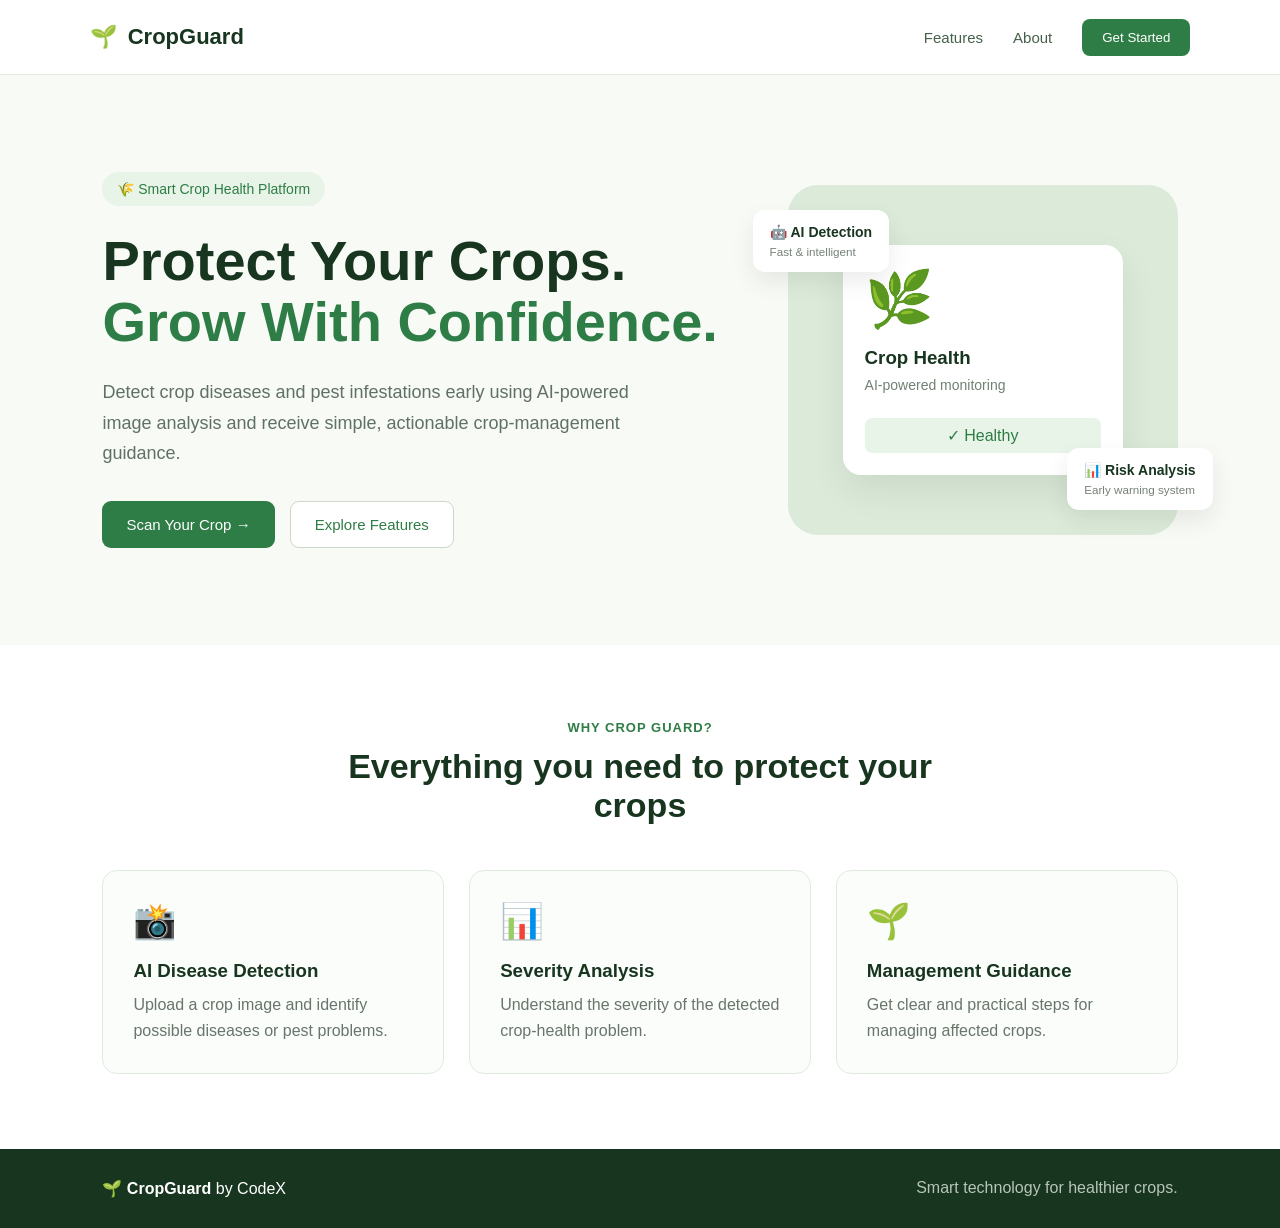
<file: index.html>
<!DOCTYPE html>
<html lang="en">
<head>
    <meta charset="UTF-8">
    <meta name="viewport" content="width=device-width, initial-scale=1.0">
    <title>CodeX | CropGuard</title>

    <link rel="stylesheet" href="style.css">
</head>

<body>

    <nav class="navbar">
        <div class="logo">
            🌱 <span>CropGuard</span>
        </div>

        <div class="nav-links">
            <a href="#features">Features</a>
            <a href="#about">About</a>
            <button class="nav-btn" onclick="openDashboard()">
                Get Started
            </button>
        </div>
    </nav>


    <main class="hero">

        <div class="hero-content">

            <div class="badge">
                🌾 Smart Crop Health Platform
            </div>

            <h1>
                Protect Your Crops.<br>
                <span>Grow With Confidence.</span>
            </h1>

            <p>
                Detect crop diseases and pest infestations early
                using AI-powered image analysis and receive
                simple, actionable crop-management guidance.
            </p>

            <div class="hero-buttons">
                <button class="primary-btn" onclick="openDashboard()">
                    Scan Your Crop →
                </button>

                <button class="secondary-btn" onclick="scrollToFeatures()">
                    Explore Features
                </button>
            </div>

        </div>


        <div class="hero-visual">

            <div class="crop-card">

                <div class="crop-icon">
                    🌿
                </div>

                <div>
                    <h3>Crop Health</h3>
                    <p>AI-powered monitoring</p>
                </div>

                <div class="status">
                    ✓ Healthy
                </div>

            </div>

            <div class="floating-card card-one">
                🤖 <strong>AI Detection</strong>
                <small>Fast & intelligent</small>
            </div>

            <div class="floating-card card-two">
                📊 <strong>Risk Analysis</strong>
                <small>Early warning system</small>
            </div>

        </div>

    </main>


    <section id="features" class="features">

        <div class="section-title">
            <p>WHY CROP GUARD?</p>
            <h2>Everything you need to protect your crops</h2>
        </div>

        <div class="feature-grid">

            <div class="feature-card">
                <div class="feature-icon">📸</div>
                <h3>AI Disease Detection</h3>
                <p>
                    Upload a crop image and identify
                    possible diseases or pest problems.
                </p>
            </div>

            <div class="feature-card">
                <div class="feature-icon">📊</div>
                <h3>Severity Analysis</h3>
                <p>
                    Understand the severity of the detected
                    crop-health problem.
                </p>
            </div>

            <div class="feature-card">
                <div class="feature-icon">🌱</div>
                <h3>Management Guidance</h3>
                <p>
                    Get clear and practical steps for
                    managing affected crops.
                </p>
            </div>

        </div>

    </section>


    <footer>
        <div>
            🌱 <strong>CropGuard</strong> by CodeX
        </div>

        <p>Smart technology for healthier crops.</p>
    </footer>


    <script src="script.js"></script>

</body>
</html>
</file>
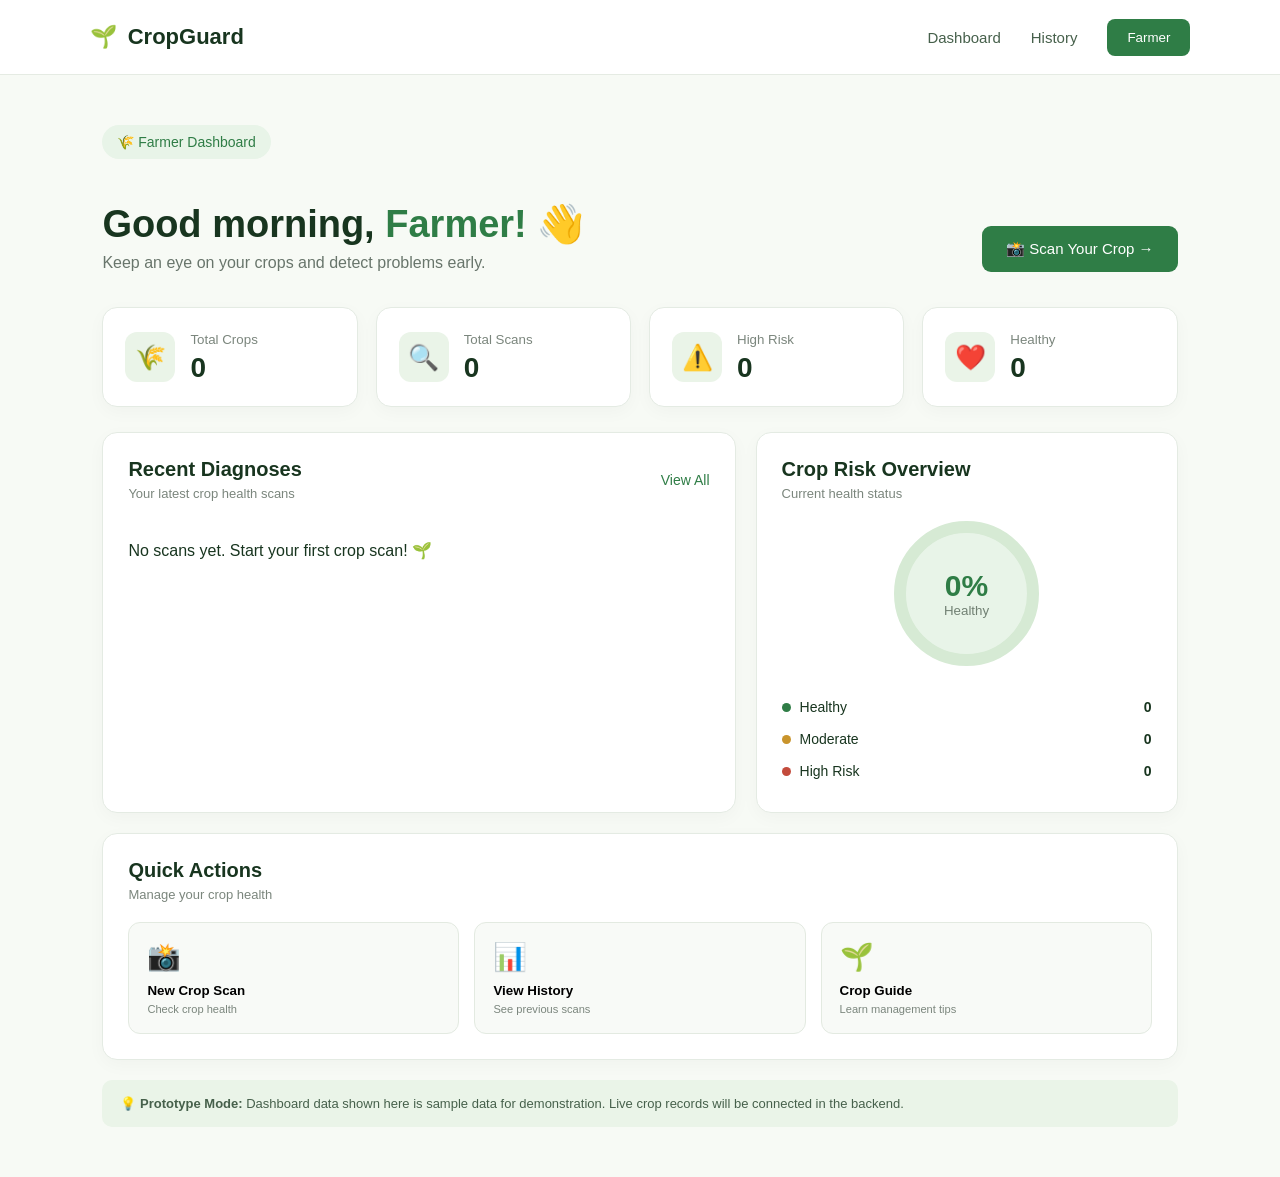
<file: dashboard.html>
<!DOCTYPE html>
<html lang="en">

<head>
    <meta charset="UTF-8">
    <meta name="viewport" content="width=device-width, initial-scale=1.0">

    <title>CropGuard | Dashboard</title>

    <link rel="stylesheet" href="style.css">
</head>

<body>

    <!-- NAVBAR -->

    <nav class="navbar">

        <div class="logo">
            🌱 <span>CropGuard</span>
        </div>

        <div class="nav-links">

            <a href="dashboard.html">Dashboard</a>
            <a href="history.html">History</a>

            <button class="nav-btn">
                Farmer
            </button>

        </div>

    </nav>


    <!-- DASHBOARD -->

    <main class="dashboard-page">

        <div class="dashboard-header">

            <div>
                <div class="badge">
                    🌾 Farmer Dashboard
                </div>

                <h1>
                    Good morning, <span>Farmer!</span> 👋
                </h1>

                <p>
                    Keep an eye on your crops and detect problems early.
                </p>
            </div>

            <button
                class="primary-btn dashboard-scan-btn"
                onclick="window.location.href='scan.html'">

                📸 Scan Your Crop →

            </button>

        </div>


        <!-- STAT CARDS -->

        <div class="stats-grid">

            <div class="stat-card">

                <div class="stat-icon">
                    🌾
                </div>

                <div>
                    <small>Total Crops</small>
                    <h2 id="totalCrops">0</h2>
                </div>

            </div>


            <div class="stat-card">

                <div class="stat-icon">
                    🔍
                </div>

                <div>
                    <small>Total Scans</small>
                    <h2 id="totalScans">0</h2>
                </div>

            </div>


            <div class="stat-card">

                <div class="stat-icon">
                    ⚠️
                </div>

                <div>
                    <small>High Risk</small>
                    <h2 id="highRisk">0</h2>
                </div>

            </div>


            <div class="stat-card">

                <div class="stat-icon">
                    ❤️
                </div>

                <div>
                    <small>Healthy</small>
                    <h2 id="healthyCount">0</h2>
                </div>

            </div>

        </div>


        <!-- MAIN DASHBOARD GRID -->

        <div class="dashboard-grid">


            <!-- RECENT DIAGNOSES -->

            <section class="dashboard-card" id="recent">

            <div class="card-heading">

                <div>
                    <h2>Recent Diagnoses</h2>
                    <p>Your latest crop health scans</p>
                </div>

                <a href="history.html">
                    View All
                </a>

                </div>

            <div id="recentDiagnoses">

            <!-- Recent scans will appear here -->

            </div>

            </section>


            <!-- RISK CARD -->

            <section class="dashboard-card risk-card">

                <div class="card-heading">

                    <div>
                        <h2>Crop Risk Overview</h2>
                        <p>Current health status</p>
                    </div>

                </div>


                <div class="risk-score">

                    <div class="risk-circle">
                        <strong id="healthyPercentage">0%</strong>
                        <small>Healthy</small>
                    </div>

                </div>


                <div class="risk-legend">

                    <div>
                        <span class="dot healthy-dot"></span>
                        Healthy
                        <strong id="riskHealthy">0</strong>
                    </div>

                    <div>
                        <span class="dot moderate-dot"></span>
                        Moderate
                        <strong id="riskModerate">0</strong>
                    </div>

                    <div>
                        <span class="dot high-dot"></span>
                        High Risk
                        <strong id="riskHigh">0</strong>
                    </div>

                </div>

            </section>

        </div>


        <!-- QUICK ACTIONS -->

        <section class="dashboard-card quick-actions">

            <div class="card-heading">

                <div>
                    <h2>Quick Actions</h2>
                    <p>Manage your crop health</p>
                </div>

            </div>


            <div class="quick-grid">

                <button
                    onclick="window.location.href='scan.html'">

                    <span>📸</span>

                    <strong>New Crop Scan</strong>

                    <small>Check crop health</small>

                </button>


                <button onclick="window.location.href='history.html'">

                    <span>📊</span>

                    <strong>View History</strong>

                    <small>See previous scans</small>

                </button>


                <button>

                    <span>🌱</span>

                    <strong>Crop Guide</strong>

                    <small>Learn management tips</small>

                </button>

            </div>

        </section>


        <!-- DEMO NOTICE -->

        <div class="dashboard-notice">

            💡 <strong>Prototype Mode:</strong>
            Dashboard data shown here is sample data for demonstration.
            Live crop records will be connected in the backend.

        </div>

    </main>
    <script src="script.js"></script>

</body>

</html>
</file>
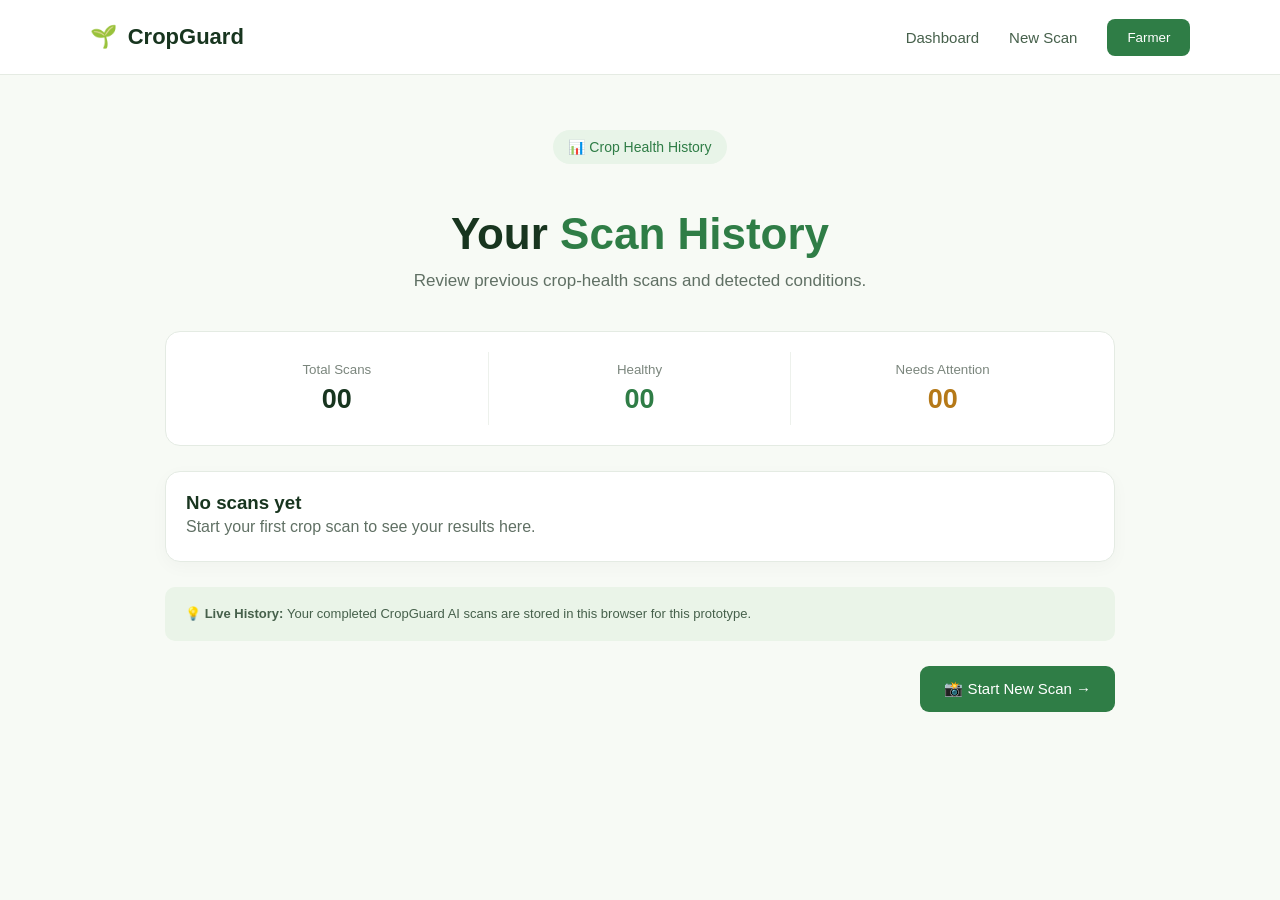
<file: history.html>
<!DOCTYPE html>
<html lang="en">

<head>

    <meta charset="UTF-8">

    <meta
        name="viewport"
        content="width=device-width, initial-scale=1.0"
    >

    <title>CropGuard | History</title>

    <link
        rel="stylesheet"
        href="style.css"
    >

</head>


<body>


    <!-- =====================================================
         NAVBAR
    ====================================================== -->

    <nav class="navbar">

        <div class="logo">

            🌱

            <span>
                CropGuard
            </span>

        </div>


        <div class="nav-links">

            <a href="dashboard.html">
                Dashboard
            </a>

            <a href="scan.html">
                New Scan
            </a>

            <button class="nav-btn">
                Farmer
            </button>

        </div>

    </nav>



    <!-- =====================================================
         HISTORY PAGE
    ====================================================== -->

    <main class="history-page">


        <!-- HEADER -->

        <div class="history-header">

            <div class="badge">
                📊 Crop Health History
            </div>


            <h1>

                Your

                <span>
                    Scan History
                </span>

            </h1>


            <p>

                Review previous crop-health scans
                and detected conditions.

            </p>

        </div>



        <!-- =================================================
             SUMMARY
        ================================================== -->

        <div class="history-summary">


            <div>

                <small>
                    Total Scans
                </small>

                <strong id="totalScans">
                    00
                </strong>

            </div>


            <div>

                <small>
                    Healthy
                </small>

                <strong
                    class="history-green"
                    id="healthyScans"
                >
                    00
                </strong>

            </div>


            <div>

                <small>
                    Needs Attention
                </small>

                <strong
                    class="history-orange"
                    id="attentionScans"
                >
                    00
                </strong>

            </div>


        </div>



        <!-- =================================================
             HISTORY LIST
        ================================================== -->

        <section
            class="history-list"
            id="historyList"
        >

        </section>



        <!-- =================================================
             NOTICE
        ================================================== -->

        <div class="history-notice">

            💡

            <strong>
                Live History:
            </strong>

            Your completed CropGuard AI scans
            are stored in this browser
            for this prototype.

        </div>



        <!-- =================================================
             NEW SCAN
        ================================================== -->

        <div class="history-action">

            <button
                class="primary-btn"
                onclick="
                    window.location.href='scan.html'
                "
            >

                📸 Start New Scan →

            </button>

        </div>


    </main>



    <!-- =====================================================
         HISTORY JAVASCRIPT
    ====================================================== -->

    <script>


        // =====================================================
        // INDEXED DB
        // =====================================================

        const DB_NAME =
            "CropGuardDB";


        const DB_VERSION =
            2;


        const IMAGE_STORE =
            "scanImages";


        // =====================================================
        // OPEN DATABASE
        // =====================================================

        function openDatabase() {

            return new Promise(
                function(resolve, reject) {

                    const request =
                        indexedDB.open(
                            DB_NAME,
                            DB_VERSION
                        );


                    request.onupgradeneeded =
                        function(event) {

                            const db =
                                event.target.result;


                            if (
                                !db.objectStoreNames.contains(
                                    IMAGE_STORE
                                )
                            ) {

                                db.createObjectStore(
                                    IMAGE_STORE,
                                    {
                                        keyPath: "id"
                                    }
                                );

                            }

                        };


                    request.onsuccess =
                        function() {

                            resolve(
                                request.result
                            );

                        };


                    request.onerror =
                        function() {

                            reject(
                                request.error
                            );

                        };

                }
            );

        }



        // =====================================================
        // GET IMAGE FOR EXACT SCAN
        // =====================================================

        async function getScanImage(
            scanId
        ) {

            try {

                const db =
                    await openDatabase();


                return new Promise(
                    function(resolve, reject) {

                        const transaction =
                            db.transaction(
                                IMAGE_STORE,
                                "readonly"
                            );


                        const store =
                            transaction.objectStore(
                                IMAGE_STORE
                            );


                        const request =
                            store.get(
                                String(scanId)
                            );


                        request.onsuccess =
                            function() {

                                if (
                                    request.result
                                ) {

                                    resolve(
                                        request.result.image
                                    );

                                } else {

                                    resolve(
                                        null
                                    );

                                }

                            };


                        request.onerror =
                            function() {

                                reject(
                                    request.error
                                );

                            };

                    }
                );

            } catch (error) {

                console.error(
                    "Image database error:",
                    error
                );

                return null;
            }

        }



        // =====================================================
        // GET HISTORY
        // =====================================================

        let history = [];


        try {

            history =
                JSON.parse(
                    localStorage.getItem(
                        "scanHistory"
                    )
                ) || [];

        } catch (error) {

            console.error(
                "Could not read scan history:",
                error
            );

            history = [];

        }


        if (
            !Array.isArray(history)
        ) {

            history = [];

        }



        // =====================================================
        // SUMMARY
        // =====================================================

        const totalScans =
            history.length;


        const healthyScans =
            history.filter(
                function(item) {

                    const disease =
                        String(
                            item.disease ||
                            ""
                        ).toLowerCase();


                    const risk =
                        String(
                            item.risk ||
                            ""
                        ).toLowerCase();


                    const status =
                        String(
                            item.status ||
                            ""
                        ).toLowerCase();


                    return (

                        disease ===
                        "no disease detected"

                        ||

                        risk ===
                        "healthy"

                        ||

                        status ===
                        "healthy"

                    );

                }
            ).length;


        const attentionScans =
            totalScans -
            healthyScans;



        document.getElementById(
            "totalScans"
        ).textContent =
            String(
                totalScans
            ).padStart(
                2,
                "0"
            );


        document.getElementById(
            "healthyScans"
        ).textContent =
            String(
                healthyScans
            ).padStart(
                2,
                "0"
            );


        document.getElementById(
            "attentionScans"
        ).textContent =
            String(
                attentionScans
            ).padStart(
                2,
                "0"
            );



        // =====================================================
        // HISTORY LIST
        // =====================================================

        const historyList =
            document.getElementById(
                "historyList"
            );



        // =====================================================
        // NO HISTORY
        // =====================================================

        if (
            history.length === 0
        ) {

            historyList.innerHTML = `

                <div class="history-card">

                    <div class="history-info">

                        <h3>
                            No scans yet
                        </h3>

                        <p>
                            Start your first crop scan
                            to see your results here.
                        </p>

                    </div>

                </div>

            `;

        }



        // =====================================================
        // CROP ICON
        // =====================================================

        function getCropIcon(
            crop
        ) {

            const name =
                String(
                    crop || ""
                ).toLowerCase();


            if (
                name.includes("corn") ||
                name.includes("maize")
            ) {

                return "🌽";

            }


            if (
                name.includes("tomato")
            ) {

                return "🍅";

            }


            if (
                name.includes("rice")
            ) {

                return "🌾";

            }


            if (
                name.includes("potato")
            ) {

                return "🥔";

            }


            if (
                name.includes("peach")
            ) {

                return "🍑";

            }


            if (
                name.includes("apple")
            ) {

                return "🍎";

            }


            if (
                name.includes("grape")
            ) {

                return "🍇";

            }


            if (
                name.includes("strawberry")
            ) {

                return "🍓";

            }


            return "🌱";

        }



        // =====================================================
        // DISPLAY HISTORY
        // =====================================================

        history
            .slice()
            .reverse()
            .forEach(
                function(item) {

                    const card =
                        document.createElement(
                            "div"
                        );


                    card.className =
                        "history-card";


                    const cropName =
                        item.crop ||
                        "Unknown Crop";


                    let diseaseName =
                        item.disease ||
                        "Unknown";


                    diseaseName =
                        diseaseName
                            .replace(
                                "Corn (Maize) with ",
                                ""
                            )
                            .replace(
                                "Healthy Corn (Maize) Plant",
                                "Healthy"
                            );


                    let resultClass =
                        "moderate-result";


                    let riskIcon =
                        "⚠️";


                    let riskText =
                        item.risk ||
                        "Unknown";


                    const riskLower =
                        String(
                            riskText
                        ).toLowerCase();


                    const diseaseLower =
                        String(
                            diseaseName
                        ).toLowerCase();


                    if (

                        diseaseLower ===
                        "no disease detected"

                        ||

                        riskLower ===
                        "healthy"

                    ) {

                        resultClass =
                            "healthy-result";


                        riskIcon =
                            "✓";


                        riskText =
                            "Healthy";

                    }


                    else if (
                        riskLower.includes(
                            "high"
                        )
                    ) {

                        resultClass =
                            "high-result";


                        riskIcon =
                            "🔴";


                        riskText =
                            "High Risk";

                    }


                    else if (
                        riskLower.includes(
                            "unknown"
                        )
                    ) {

                        resultClass =
                            "moderate-result";


                        riskIcon =
                            "⚠️";

                    }



                    const cropIcon =
                        item.cropIcon ||
                        getCropIcon(
                            item.crop
                        );



                    card.innerHTML = `

                        <div class="history-crop">

                            ${cropIcon}

                        </div>


                        <div class="history-info">

                            <h3>
                                ${cropName}
                            </h3>


                            <p>
                                ${diseaseName}
                            </p>


                            <small>

                                Scanned:
                                ${
                                    item.date ||
                                    "Unknown date"
                                }

                            </small>

                        </div>


                        <div
                            class="
                                history-result
                                ${resultClass}
                            "
                        >

                            <span>
                                ${riskIcon}
                            </span>


                            <strong>
                                ${riskText}
                            </strong>

                        </div>


                        <button
                            class="history-view-btn"
                            data-scan-id="${item.id}"
                        >

                            View Details →

                        </button>

                    `;


                    historyList.appendChild(
                        card
                    );


                    // =================================================
                    // VIEW BUTTON
                    // =================================================

                    const button =
                        card.querySelector(
                            ".history-view-btn"
                        );


                    button.addEventListener(
                        "click",
                        function() {

                            viewScan(
                                item.id
                            );

                        }
                    );

                }
            );



        // =====================================================
        // VIEW SCAN
        // =====================================================

        async function viewScan(id) {

            console.log("Opening scan:", id);

            // =================================================
            // FIND EXACT SCAN
            // =================================================

            const scan =
                history.find(
                    function(item) {
                        return String(item.id) === String(id);
                    }
                );

            if (!scan) {
                alert("Scan details not found.");
                return;
            }

            console.log("Selected scan:", scan);

            // =================================================
            // GET THIS SCAN'S IMAGE
            // =================================================

            let image = null;

            // NEW SCANS:
            // The image is stored in IndexedDB using imageKey.
            if (scan.imageKey) {

                console.log(
                    "Trying IndexedDB imageKey:",
                    scan.imageKey
                );

                image = await getScanImage(
                    scan.imageKey
                );
            }

            // FALLBACK:
            // Try the scan id as the IndexedDB key too.
            if (!image && scan.id) {

                console.log(
                    "Trying IndexedDB using scan.id:",
                    scan.id
                );

                image = await getScanImage(
                    scan.id
                );
            }

            // OLD HISTORY:
            // If an older record contains a real data URL,
            // use it directly.
            if (
                !image &&
                typeof scan.image === "string" &&
                scan.image.startsWith("data:image")
            ) {

                console.log(
                    "Using image stored directly in old history."
                );

                image = scan.image;
            }

            // =================================================
            // SAVE SELECTED RESULT
            // =================================================

            const selectedResult = {

                success: true,

                status:
                    scan.status ||
                    (
                        scan.risk === "Unknown"
                            ? "uncertain"
                            : "success"
                    ),

                crop:
                    scan.crop ||
                    "Unable to identify",

                disease:
                    scan.disease ||
                    "Uncertain result",

                confidence:
                    Number(scan.confidence || 0),

                severity:
                    scan.severity ||
                    "Unknown",

                risk:
                    scan.risk ||
                    "Unknown"
            };

            localStorage.setItem(
                "analysisResult",
                JSON.stringify(selectedResult)
            );

            // =================================================
            // SAVE THIS SCAN'S IMAGE
            // =================================================

            if (image) {

                localStorage.setItem(
                    "cropImage",
                    image
                );

                console.log(
                    "✅ Correct scan image loaded."
                );

            } else {

                // Prevent an image from a previous scan
                // appearing on this result page.

                localStorage.removeItem(
                    "cropImage"
                );

                console.warn(
                    "❌ No image found for scan:",
                    id
                );
            }

            // Keep the selected ID as an extra reference.
            localStorage.setItem(
                "selectedScanId",
                String(
                    scan.imageKey || scan.id
                )
            );

            // =================================================
            // OPEN RESULT PAGE
            // =================================================

            window.location.href =
                "result.html";
        }


    </script>


</body>

</html>
</file>
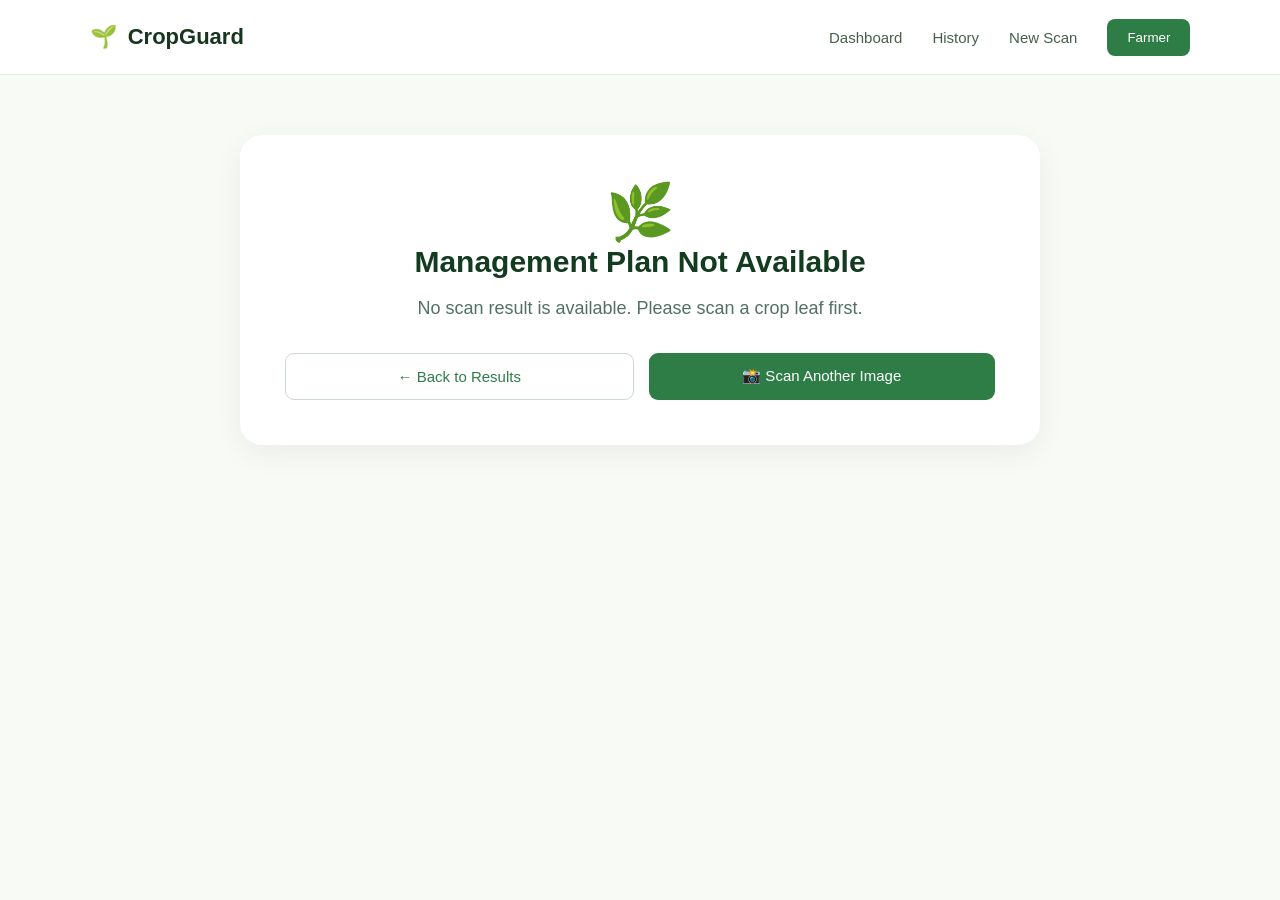
<file: management.html>
<!DOCTYPE html>
<html lang="en">

<head>
    <meta charset="UTF-8">
    <meta name="viewport" content="width=device-width, initial-scale=1.0">

    <title>CropGuard | Management Plan</title>

    <link rel="stylesheet" href="style.css">

    <style>
        .hidden {
            display: none !important;
        }

        .not-available {
            max-width: 800px;
            margin: 60px auto;
            background: white;
            padding: 45px;
            border-radius: 22px;
            text-align: center;
            box-shadow: 0 8px 30px rgba(0, 0, 0, 0.06);
        }

        .not-available h2 {
            color: #123b20;
            font-size: 30px;
            margin-bottom: 15px;
        }

        .not-available p {
            color: #527064;
            font-size: 18px;
            line-height: 1.6;
        }

        .management-actions {
            display: flex;
            gap: 15px;
            margin-top: 30px;
        }

        .management-actions button {
            flex: 1;
        }

        @media (max-width: 700px) {
            .management-actions {
                flex-direction: column;
            }
        }
    </style>
</head>


<body>

    <!-- =====================================================
         NAVBAR
    ====================================================== -->

    <nav class="navbar">

        <div class="logo">
            🌱 <span>CropGuard</span>
        </div>

        <div class="nav-links">

            <a href="dashboard.html">
                Dashboard
            </a>

            <a href="history.html">
                History
            </a>

            <a href="scan.html">
                New Scan
            </a>

            <button class="nav-btn">
                Farmer
            </button>

        </div>

    </nav>


    <!-- =====================================================
         MANAGEMENT PAGE
    ====================================================== -->

    <main class="management-page" id="managementPage">

        <!-- HEADER -->

        <div class="management-header">

            <div class="badge">
                🌱 Management Guidance
            </div>

            <h1>
                Your Crop <span>Management Plan</span>
            </h1>

            <p>
                Recommended actions based on the detected
                crop-health condition.
            </p>

        </div>


        <!-- =================================================
             DISEASE SUMMARY
        ================================================== -->

        <div class="disease-summary">

            <div>

                <small>
                    Detected Condition
                </small>

                <h2 id="diseaseName">
                    Loading...
                </h2>

            </div>


            <div class="severity-summary">

                <span>
                    Severity
                </span>

                <strong id="severity">
                    Loading...
                </strong>

            </div>

        </div>


        <!-- =================================================
             MANAGEMENT CARDS
        ================================================== -->

        <div class="management-grid" id="managementCards">

            <!-- IMMEDIATE ACTIONS -->

            <div class="management-card">

                <div class="management-icon">
                    🚨
                </div>

                <h3>
                    Immediate Actions
                </h3>

                <ul id="immediateActions"></ul>

            </div>


            <!-- CROP MANAGEMENT -->

            <div class="management-card">

                <div class="management-icon">
                    🌱
                </div>

                <h3>
                    Crop Management
                </h3>

                <ul id="cropManagement"></ul>

            </div>


            <!-- MONITORING -->

            <div class="management-card">

                <div class="management-icon">
                    👀
                </div>

                <h3>
                    Monitoring
                </h3>

                <ul id="monitoring"></ul>

            </div>


            <!-- PREVENTION -->

            <div class="management-card">

                <div class="management-icon">
                    🛡️
                </div>

                <h3>
                    Prevention
                </h3>

                <ul id="prevention"></ul>

            </div>

        </div>


        <!-- =================================================
             SAFETY NOTICE
        ================================================== -->

        <div class="management-notice">

            💡

            <strong>
                Farmer Safety Notice:
            </strong>

            These recommendations are general guidance.
            For severe or uncertain cases, consult a qualified
            agricultural expert before taking treatment decisions.

        </div>


        <!-- =================================================
             ACTION BUTTONS
        ================================================== -->

        <div class="management-actions">

            <button
                class="secondary-btn"
                onclick="window.location.href='result.html'">

                ← Back to Results

            </button>


            <button
                class="primary-btn"
                onclick="window.location.href='scan.html'">

                📸 Start New Scan →

            </button>

        </div>

    </main>


    <!-- =====================================================
         NOT AVAILABLE MESSAGE
    ====================================================== -->

    <div
        class="not-available hidden"
        id="notAvailable">

        <div style="font-size: 55px;">
            🌿
        </div>

        <h2>
            Management Plan Not Available
        </h2>

        <p id="notAvailableMessage">
            CropGuard could not confirm that the uploaded
            image is a crop leaf. Management recommendations
            are therefore not shown.
        </p>

        <div class="management-actions">

            <button
                class="secondary-btn"
                onclick="window.location.href='result.html'">

                ← Back to Results

            </button>

            <button
                class="primary-btn"
                onclick="window.location.href='scan.html'">

                📸 Scan Another Image

            </button>

        </div>

    </div>


    <!-- =====================================================
         MANAGEMENT LOGIC
    ====================================================== -->

    <script>

        // =================================================
        // GET SAVED RESULT
        // =================================================

        const savedResult =
            localStorage.getItem("analysisResult");


        // =================================================
        // ELEMENTS
        // =================================================

        const managementPage =
            document.getElementById("managementPage");

        const notAvailable =
            document.getElementById("notAvailable");

        const managementCards =
            document.getElementById("managementCards");


        // =================================================
        // MANAGEMENT PLANS
        // =================================================

        const managementPlans = {

            "Common Rust": {

                immediate: [
                    "Inspect affected leaves carefully.",
                    "Remove severely affected leaves when practical.",
                    "Keep heavily infected plant material away from healthy plants."
                ],

                management: [
                    "Maintain good field hygiene.",
                    "Avoid unnecessary plant stress.",
                    "Follow suitable crop-management practices."
                ],

                monitoring: [
                    "Check leaves regularly for new rust spots.",
                    "Watch whether lesions are increasing.",
                    "Monitor nearby plants for similar symptoms."
                ],

                prevention: [
                    "Remove crop debris appropriately.",
                    "Maintain good field conditions.",
                    "Use suitable resistant varieties when available."
                ]

            },


            "Northern Leaf Blight": {

                immediate: [
                    "Inspect affected leaves.",
                    "Remove severely affected plant material when practical.",
                    "Keep infected material away from healthy plants."
                ],

                management: [
                    "Maintain proper field hygiene.",
                    "Avoid unnecessary plant injury.",
                    "Follow recommended crop-management practices."
                ],

                monitoring: [
                    "Check nearby plants regularly.",
                    "Watch for enlargement of leaf lesions.",
                    "Monitor whether the disease is spreading."
                ],

                prevention: [
                    "Remove crop debris appropriately.",
                    "Maintain healthy field conditions.",
                    "Use suitable disease-resistant varieties when available."
                ]

            },


            "Cercospora and Gray Leaf Spot": {

                immediate: [
                    "Inspect affected leaves.",
                    "Remove severely affected plant material when practical.",
                    "Keep infected material away from healthy plants."
                ],

                management: [
                    "Maintain good field hygiene.",
                    "Avoid unnecessary crop stress.",
                    "Follow recommended crop-management practices."
                ],

                monitoring: [
                    "Recheck affected plants regularly.",
                    "Watch for new leaf spots.",
                    "Monitor nearby plants for similar symptoms."
                ],

                prevention: [
                    "Manage crop residue appropriately.",
                    "Maintain healthy field conditions.",
                    "Use suitable resistant varieties when available."
                ]

            },


            "Healthy": {

                immediate: [
                    "No disease-specific treatment is required.",
                    "Continue normal care for the detected crop.",
                    "Avoid removing healthy plant parts unnecessarily."
                ],

                management: [
                    "Provide appropriate water and nutrients.",
                    "Maintain healthy growing conditions.",
                    "Follow recommended cultivation practices."
                ],

                monitoring: [
                    "Continue checking the leaves regularly.",
                    "Watch for unusual spots or discoloration.",
                    "Monitor overall crop growth."
                ],

                prevention: [
                    "Maintain good field hygiene.",
                    "Remove unhealthy plant debris appropriately.",
                    "Continue regular crop monitoring."
                ]

            }

        };


        // =================================================
        // DEFAULT DISPLAY
        // =================================================

        function showManagementUnavailable(message) {

            managementPage.classList.add("hidden");

            notAvailable.classList.remove("hidden");

            document.getElementById(
                "notAvailableMessage"
            ).textContent = message;

        }


        // =================================================
        // FILL LIST
        // =================================================

        function fillList(elementId, items) {

            const list =
                document.getElementById(elementId);

            list.innerHTML = "";

            items.forEach(function (item) {

                const li =
                    document.createElement("li");

                li.textContent = item;

                list.appendChild(li);

            });

        }


        // =================================================
        // LOAD RESULT
        // =================================================

        if (!savedResult) {

            showManagementUnavailable(
                "No scan result is available. Please scan a crop leaf first."
            );

        }

        else {

            try {

                const data =
                    JSON.parse(savedResult);


                // =================================================
                // IMPORTANT:
                // ONLY SHOW MANAGEMENT WHEN BACKEND CONFIRMS LEAF
                // =================================================

                if (data.is_leaf !== true) {

                    showManagementUnavailable(
                        "CropGuard could not confirm that the uploaded image is a crop leaf. Management tips are available only for confirmed leaf images."
                    );

                }

                // =================================================
                // UNCERTAIN RESULT
                // =================================================

                else if (data.status !== "success") {

                    showManagementUnavailable(
                        "The image could not be confidently identified as a crop leaf. Please upload a clear leaf image for management recommendations."
                    );

                }

                // =================================================
                // SUCCESS + CONFIRMED LEAF
                // =================================================

                else {

                    const crop =
                        data.crop || "your crop";

                    const disease =
                        data.disease || "Unknown condition";


                    // -----------------------------------------
                    // SHOW SUMMARY
                    // -----------------------------------------

                    document.getElementById(
                        "diseaseName"
                    ).textContent = disease;


                    document.getElementById(
                        "severity"
                    ).textContent =
                        "⚠️ " +
                        (data.severity || "Unknown");


                    // -----------------------------------------
                    // FIND PLAN
                    // -----------------------------------------

                    let plan = null;


                    // HEALTHY CROP
                    if (
                        disease.toLowerCase().includes("no disease") ||
                        disease.toLowerCase().includes("healthy")
                    ) {

                        plan =
                            managementPlans["Healthy"];

                    }


                    // EXACT DISEASE
                    else {

                        plan =
                            managementPlans[disease];

                    }


                    // -----------------------------------------
                    // IF NO PLAN EXISTS
                    // -----------------------------------------

                    if (!plan) {

                        plan = {

                            immediate: [
                                "Inspect the affected leaves carefully.",
                                "Avoid spreading potentially infected plant material.",
                                "Keep affected material away from healthy plants."
                            ],

                            management: [
                                "Maintain good field hygiene.",
                                "Provide appropriate water and nutrients.",
                                "Avoid unnecessary plant stress."
                            ],

                            monitoring: [
                                "Check the leaves regularly.",
                                "Watch for new or changing symptoms.",
                                "Monitor nearby plants for similar symptoms."
                            ],

                            prevention: [
                                "Maintain healthy field conditions.",
                                "Keep the crop area clean.",
                                "Continue regular crop monitoring."
                            ]

                        };

                    }


                    // -----------------------------------------
                    // MAKE CROP-SPECIFIC TEXT
                    // -----------------------------------------

                    const immediate =
                        plan.immediate.map(function (item) {

                            return item.replace(
                                "your crop",
                                crop
                            );

                        });


                    const management =
                        plan.management.map(function (item) {

                            return item.replace(
                                "your crop",
                                crop
                            );

                        });


                    const monitoring =
                        plan.monitoring.map(function (item) {

                            return item.replace(
                                "your crop",
                                crop
                            );

                        });


                    const prevention =
                        plan.prevention.map(function (item) {

                            return item.replace(
                                "your crop",
                                crop
                            );

                        });


                    // -----------------------------------------
                    // FILL CARDS
                    // -----------------------------------------

                    fillList(
                        "immediateActions",
                        immediate
                    );


                    fillList(
                        "cropManagement",
                        management
                    );


                    fillList(
                        "monitoring",
                        monitoring
                    );


                    fillList(
                        "prevention",
                        prevention
                    );

                }

            }


            catch (error) {

                console.error(
                    "Management page error:",
                    error
                );


                showManagementUnavailable(
                    "There was a problem loading the scan result. Please scan the leaf again."
                );

            }

        }

    </script>

</body>

</html>
</file>
<file: style.css>
* {
    margin: 0;
    padding: 0;
    box-sizing: border-box;
}

body {
    font-family: Arial, sans-serif;
    background: #f7faf5;
    color: #18351f;
}


/* NAVBAR */

.navbar {
    height: 75px;
    display: flex;
    align-items: center;
    justify-content: space-between;
    padding: 0 7%;
    background: white;
    border-bottom: 1px solid #e5ebe3;
}

.logo {
    font-size: 22px;
    font-weight: bold;
}

.logo span {
    margin-left: 5px;
}

.nav-links {
    display: flex;
    align-items: center;
    gap: 30px;
}

.nav-links a {
    text-decoration: none;
    color: #46604b;
    font-size: 15px;
}

.nav-btn {
    border: none;
    background: #2f7d46;
    color: white;
    padding: 11px 20px;
    border-radius: 8px;
    cursor: pointer;
}


/* HERO */

.hero {
    min-height: 570px;
    padding: 80px 8%;
    display: flex;
    align-items: center;
    justify-content: space-between;
    gap: 60px;
}

.hero-content {
    max-width: 620px;
}

.badge {
    display: inline-block;
    background: #e8f4e8;
    color: #2f7d46;
    padding: 9px 15px;
    border-radius: 30px;
    font-size: 14px;
    margin-bottom: 25px;
}

.hero h1 {
    font-size: 56px;
    line-height: 1.08;
    margin-bottom: 25px;
}

.hero h1 span {
    color: #2f7d46;
}

.hero p {
    color: #607064;
    font-size: 18px;
    line-height: 1.7;
    max-width: 570px;
}

.hero-buttons {
    margin-top: 32px;
    display: flex;
    gap: 15px;
}

.primary-btn,
.secondary-btn {
    padding: 14px 24px;
    border-radius: 9px;
    font-size: 15px;
    cursor: pointer;
}

.primary-btn {
    border: none;
    background: #2f7d46;
    color: white;
}

.secondary-btn {
    background: white;
    border: 1px solid #ccd8cc;
    color: #2f7d46;
}


/* HERO VISUAL */

.hero-visual {
    width: 390px;
    height: 350px;
    background: #dcebd9;
    border-radius: 30px;
    position: relative;
    display: flex;
    align-items: center;
    justify-content: center;
}

.crop-card {
    width: 280px;
    padding: 22px;
    background: white;
    border-radius: 18px;
    box-shadow: 0 15px 35px rgba(0, 0, 0, 0.08);
}

.crop-icon {
    font-size: 55px;
    margin-bottom: 15px;
}

.crop-card h3 {
    margin-bottom: 5px;
}

.crop-card p {
    color: #718073;
    font-size: 14px;
}

.status {
    margin-top: 20px;
    color: #2f7d46;
    background: #e8f4e8;
    padding: 8px;
    border-radius: 7px;
    text-align: center;
}

.floating-card {
    position: absolute;
    background: white;
    padding: 14px 17px;
    border-radius: 12px;
    box-shadow: 0 10px 25px rgba(0, 0, 0, 0.08);
    font-size: 14px;
}

.floating-card small {
    display: block;
    color: #758177;
    margin-top: 5px;
}

.card-one {
    top: 25px;
    left: -35px;
}

.card-two {
    bottom: 25px;
    right: -35px;
}


/* FEATURES */

.features {
    background: white;
    padding: 75px 8%;
}

.section-title {
    text-align: center;
    max-width: 650px;
    margin: auto;
}

.section-title p {
    color: #2f7d46;
    font-size: 13px;
    font-weight: bold;
    letter-spacing: 1px;
}

.section-title h2 {
    font-size: 34px;
    margin-top: 12px;
}

.feature-grid {
    display: grid;
    grid-template-columns: repeat(3, 1fr);
    gap: 25px;
    margin-top: 45px;
}

.feature-card {
    padding: 30px;
    border: 1px solid #e2e9e1;
    border-radius: 15px;
    background: #fbfdfb;
}

.feature-icon {
    font-size: 35px;
    margin-bottom: 18px;
}

.feature-card h3 {
    margin-bottom: 10px;
}

.feature-card p {
    color: #68756b;
    line-height: 1.6;
}


/* FOOTER */

footer {
    padding: 30px 8%;
    display: flex;
    justify-content: space-between;
    background: #18351f;
    color: white;
}

footer p {
    color: #b7c5b9;
}


/* MOBILE */

@media (max-width: 850px) {

    .nav-links a {
        display: inline;
    }

    .hero {
        flex-direction: column;
        text-align: center;
        padding-top: 50px;
    }

    .hero-buttons {
        justify-content: center;
    }

    .hero-visual {
        width: 330px;
    }

    .feature-grid {
        grid-template-columns: 1fr;
    }

    footer {
        flex-direction: column;
        gap: 10px;
    }
}
/* =========================
   SCAN PAGE
========================= */

.scan-page {
    min-height: calc(100vh - 75px);
    padding: 60px 8%;
    background: #f7faf5;
}

.scan-header {
    text-align: center;
    max-width: 700px;
    margin: auto;
}

.scan-header h1 {
    font-size: 44px;
    margin: 20px 0 15px;
}

.scan-header h1 span {
    color: #2f7d46;
}

.scan-header p {
    color: #607064;
    font-size: 17px;
    line-height: 1.6;
}


/* UPLOAD AREA */

.upload-container {
    max-width: 900px;
    margin: 45px auto 25px;

    display: grid;
    grid-template-columns: 1fr 1fr;

    gap: 25px;
}


/* UPLOAD BOX */

.upload-box {
    background: white;
    border: 2px dashed #b8cdb9;

    border-radius: 18px;

    padding: 50px 30px;

    text-align: center;

    min-height: 330px;

    display: flex;
    flex-direction: column;
    align-items: center;
    justify-content: center;
}

.upload-icon {
    font-size: 55px;
    margin-bottom: 15px;
}

.upload-box h2 {
    margin-bottom: 10px;
}

.upload-box p {
    color: #718073;
    margin-bottom: 25px;
}

.upload-btn {
    display: inline-block;

    background: #2f7d46;
    color: white;

    padding: 13px 24px;

    border-radius: 9px;

    cursor: pointer;

    font-size: 15px;
}

.upload-box small {
    margin-top: 18px;
    color: #89958b;
}


/* PREVIEW */

.preview-box {
    background: white;

    border-radius: 18px;

    padding: 25px;

    min-height: 330px;

    box-shadow: 0 8px 25px rgba(0, 0, 0, 0.05);

    display: none;
}

.preview-box h3 {
    margin-bottom: 15px;
}

.preview-box img {
    width: 100%;
    height: 210px;

    object-fit: cover;

    border-radius: 12px;

    margin-bottom: 15px;
}

.analyze-btn {
    width: 100%;
}


/* TIP */

.scan-tip {
    max-width: 900px;

    margin: auto;

    padding: 18px 20px;

    background: #eaf4e8;

    border-radius: 10px;

    color: #46604b;

    font-size: 14px;
}


/* MOBILE */

@media (max-width: 750px) {

    .upload-container {
        grid-template-columns: 1fr;
    }

    .scan-header h1 {
        font-size: 34px;
    }

}
/* =========================
   RESULT PAGE
========================= */

.result-page {
    min-height: calc(100vh - 75px);
    padding: 55px 8%;
    background: #f7faf5;
}

.result-header {
    text-align: center;
    max-width: 700px;
    margin: auto;
}

.result-header h1 {
    font-size: 44px;
    margin: 20px 0 12px;
}

.result-header h1 span {
    color: #2f7d46;
}

.result-header p {
    color: #607064;
    font-size: 17px;
}


/* RESULT CONTAINER */

.result-container {
    max-width: 950px;
    margin: 45px auto 25px;

    display: grid;
    grid-template-columns: 0.9fr 1.1fr;

    gap: 25px;
}


/* IMAGE CARD */

.result-image-card,
.analysis-card {
    background: white;
    border-radius: 18px;
    padding: 25px;

    box-shadow: 0 8px 25px rgba(0, 0, 0, 0.05);
}

.result-card-title {
    font-weight: bold;
    margin-bottom: 18px;
}

.result-image-card img {
    width: 100%;
    height: 300px;

    object-fit: cover;

    border-radius: 12px;

    background: #edf3ec;
}


/* CROP INFO */

.scan-info {
    display: flex;
    justify-content: space-between;

    margin-top: 18px;

    padding: 14px;

    background: #f5f8f4;

    border-radius: 9px;

    color: #607064;
}

.scan-info strong {
    color: #18351f;
}


/* ANALYSIS */

.analysis-status {
    display: inline-block;

    padding: 8px 12px;

    background: #e8f4e8;

    color: #2f7d46;

    border-radius: 20px;

    font-size: 13px;

    margin-bottom: 18px;
}

.analysis-card h2 {
    font-size: 30px;

    margin-bottom: 10px;
}

.disease-description {
    color: #68756b;

    line-height: 1.6;

    margin-bottom: 25px;
}


/* CONFIDENCE */

.metric {
    margin-bottom: 25px;
}

.metric-header {
    display: flex;

    justify-content: space-between;

    margin-bottom: 9px;

    font-size: 14px;
}

.metric-header strong {
    color: #2f7d46;
}

.progress-bar {
    width: 100%;

    height: 9px;

    background: #e4e9e3;

    border-radius: 10px;

    overflow: hidden;
}

.progress {
    height: 100%;

    background: #2f7d46;

    border-radius: 10px;
}


/* METRIC BOXES */

.result-metrics {
    display: grid;

    grid-template-columns: 1fr 1fr;

    gap: 12px;

    margin-bottom: 25px;
}

.metric-box {
    display: flex;

    align-items: center;

    gap: 12px;

    padding: 15px;

    background: #f7faf5;

    border-radius: 10px;
}

.metric-box > span {
    font-size: 25px;
}

.metric-box small {
    display: block;

    color: #7b867d;

    margin-bottom: 4px;
}

.metric-box strong {
    display: block;
}

.moderate {
    color: #b57918;
}

.high {
    color: #c34b3c;
}


/* RESULT BUTTON */

.result-btn {
    width: 100%;
}


/* NOTICE */

.confidence-notice {
    max-width: 950px;

    margin: auto;

    padding: 17px 20px;

    background: #eaf4e8;

    border-radius: 10px;

    color: #46604b;

    font-size: 14px;

    line-height: 1.5;
}


/* MOBILE */

@media (max-width: 750px) {

    .result-container {
        grid-template-columns: 1fr;
    }

    .result-header h1 {
        font-size: 34px;
    }

    .result-image-card img {
        height: 250px;
    }

    .result-metrics {
        grid-template-columns: 1fr;
    }

}
/* =========================
   MANAGEMENT PAGE
========================= */

.management-page {
    min-height: calc(100vh - 75px);
    padding: 55px 8%;
    background: #f7faf5;
}

.management-header {
    text-align: center;
    max-width: 700px;
    margin: auto;
}

.management-header h1 {
    font-size: 44px;
    margin: 20px 0 12px;
}

.management-header h1 span {
    color: #2f7d46;
}

.management-header p {
    color: #607064;
    font-size: 17px;
    line-height: 1.6;
}


/* DISEASE SUMMARY */

.disease-summary {
    max-width: 950px;

    margin: 40px auto 25px;

    padding: 22px 25px;

    background: white;

    border-radius: 15px;

    display: flex;

    justify-content: space-between;

    align-items: center;

    box-shadow: 0 8px 25px rgba(0, 0, 0, 0.05);
}

.disease-summary small {
    color: #7b867d;
}

.disease-summary h2 {
    margin-top: 6px;
}

.severity-summary {
    text-align: right;
}

.severity-summary span {
    display: block;

    color: #7b867d;

    font-size: 13px;

    margin-bottom: 5px;
}

.severity-summary strong {
    color: #b57918;
}


/* MANAGEMENT GRID */

.management-grid {
    max-width: 950px;

    margin: auto;

    display: grid;

    grid-template-columns: 1fr 1fr;

    gap: 20px;
}

.management-card {
    background: white;

    border-radius: 15px;

    padding: 25px;

    border: 1px solid #e5ebe3;

    box-shadow: 0 5px 18px rgba(0, 0, 0, 0.03);
}

.management-icon {
    font-size: 32px;

    margin-bottom: 12px;
}

.management-card h3 {
    margin-bottom: 15px;
}

.management-card ul {
    padding-left: 20px;

    color: #607064;

    line-height: 1.7;
}

.management-card li {
    margin-bottom: 8px;
}


/* NOTICE */

.management-notice {
    max-width: 950px;

    margin: 25px auto;

    padding: 18px 20px;

    background: #eaf4e8;

    border-radius: 10px;

    color: #46604b;

    font-size: 14px;

    line-height: 1.5;
}


/* ACTION BUTTONS */

.management-actions {
    max-width: 950px;

    margin: 25px auto 0;

    display: flex;

    justify-content: space-between;

    gap: 15px;
}


/* MOBILE */

@media (max-width: 750px) {

    .management-header h1 {
        font-size: 34px;
    }

    .management-grid {
        grid-template-columns: 1fr;
    }

    .disease-summary {
        flex-direction: column;

        align-items: flex-start;

        gap: 15px;
    }

    .severity-summary {
        text-align: left;
    }

    .management-actions {
        flex-direction: column;
    }

}
/* =========================
   DASHBOARD PAGE
========================= */

.dashboard-page {
    min-height: calc(100vh - 75px);
    padding: 50px 8%;
    background: #f7faf5;
}

.dashboard-header {
    max-width: 1100px;
    margin: auto;

    display: flex;
    justify-content: space-between;
    align-items: end;

    gap: 30px;
}

.dashboard-header h1 {
    font-size: 38px;
    margin: 18px 0 8px;
}

.dashboard-header h1 span {
    color: #2f7d46;
}

.dashboard-header p {
    color: #68756b;
    font-size: 16px;
}

.dashboard-scan-btn {
    white-space: nowrap;
}


/* STAT CARDS */

.stats-grid {
    max-width: 1100px;
    margin: 35px auto 25px;

    display: grid;
    grid-template-columns: repeat(4, 1fr);

    gap: 18px;
}

.stat-card {
    background: white;

    border: 1px solid #e4ebe3;

    border-radius: 15px;

    padding: 22px;

    display: flex;
    align-items: center;

    gap: 15px;

    box-shadow: 0 5px 18px rgba(0, 0, 0, 0.03);
}

.stat-icon {
    width: 50px;
    height: 50px;

    display: flex;
    align-items: center;
    justify-content: center;

    background: #eaf4e8;

    border-radius: 12px;

    font-size: 25px;
}

.stat-card small {
    color: #7b867d;
}

.stat-card h2 {
    margin-top: 4px;
    font-size: 28px;
}


/* DASHBOARD GRID */

.dashboard-grid {
    max-width: 1100px;
    margin: auto;

    display: grid;

    grid-template-columns: 1.5fr 1fr;

    gap: 20px;
}

.dashboard-card {
    background: white;

    border: 1px solid #e4ebe3;

    border-radius: 15px;

    padding: 25px;

    box-shadow: 0 5px 18px rgba(0, 0, 0, 0.03);
}

.card-heading {
    display: flex;

    justify-content: space-between;

    align-items: center;

    margin-bottom: 20px;
}

.card-heading h2 {
    font-size: 20px;
}

.card-heading p {
    color: #7b867d;

    font-size: 13px;

    margin-top: 5px;
}

.card-heading a {
    color: #2f7d46;

    text-decoration: none;

    font-size: 14px;
}


/* DIAGNOSIS ROW */

.diagnosis-row {
    display: flex;

    align-items: center;

    gap: 14px;

    padding: 15px 0;

    border-bottom: 1px solid #edf1ec;
}

.diagnosis-row:last-child {
    border-bottom: none;
}

.crop-circle {
    width: 45px;
    height: 45px;

    display: flex;
    align-items: center;
    justify-content: center;

    background: #f0f5ef;

    border-radius: 50%;

    font-size: 23px;
}

.diagnosis-info {
    flex: 1;
}

.diagnosis-info strong {
    display: block;

    margin-bottom: 4px;
}

.diagnosis-info span {
    color: #7b867d;

    font-size: 13px;
}

.diagnosis-status {
    padding: 7px 11px;

    border-radius: 20px;

    font-size: 12px;
}

.moderate-status {
    background: #fff3d9;
    color: #a66b00;
}

.high-status {
    background: #fde8e5;
    color: #c34b3c;
}

.healthy-status {
    background: #e8f4e8;
    color: #2f7d46;
}


/* RISK */

.risk-score {
    display: flex;

    justify-content: center;

    margin: 15px 0 25px;
}

.risk-circle {
    width: 145px;
    height: 145px;

    border-radius: 50%;

    background: #e8f4e8;

    border: 12px solid #d6ead4;

    display: flex;

    flex-direction: column;

    justify-content: center;

    align-items: center;
}

.risk-circle strong {
    font-size: 30px;
    color: #2f7d46;
}

.risk-circle small {
    color: #718073;
}


.risk-legend > div {
    display: flex;

    align-items: center;

    gap: 9px;

    padding: 8px 0;

    font-size: 14px;
}

.risk-legend strong {
    margin-left: auto;
}

.dot {
    width: 9px;
    height: 9px;

    border-radius: 50%;
}

.healthy-dot {
    background: #2f7d46;
}

.moderate-dot {
    background: #c9942c;
}

.high-dot {
    background: #c34b3c;
}


/* QUICK ACTIONS */

.quick-actions {
    max-width: 1100px;

    margin: 20px auto 0;
}

.quick-grid {
    display: grid;

    grid-template-columns: repeat(3, 1fr);

    gap: 15px;
}

.quick-grid button {
    background: #f8faf7;

    border: 1px solid #e3eae1;

    border-radius: 12px;

    padding: 18px;

    text-align: left;

    cursor: pointer;
}

.quick-grid button:hover {
    border-color: #2f7d46;
}

.quick-grid span {
    display: block;

    font-size: 27px;

    margin-bottom: 10px;
}

.quick-grid strong {
    display: block;
}

.quick-grid small {
    display: block;

    color: #7b867d;

    margin-top: 5px;
}


/* NOTICE */

.dashboard-notice {
    max-width: 1100px;

    margin: 20px auto 0;

    padding: 16px 18px;

    background: #eaf4e8;

    border-radius: 10px;

    color: #46604b;

    font-size: 13px;
}


/* MOBILE */

@media (max-width: 850px) {

    .dashboard-header {
        flex-direction: column;

        align-items: flex-start;
    }

    .stats-grid {
        grid-template-columns: 1fr 1fr;
    }

    .dashboard-grid {
        grid-template-columns: 1fr;
    }

    .quick-grid {
        grid-template-columns: 1fr;
    }

}


@media (max-width: 500px) {

    .stats-grid {
        grid-template-columns: 1fr;
    }

    .dashboard-header h1 {
        font-size: 30px;
    }

}
/* =========================
   HISTORY PAGE
========================= */

.history-page {
    min-height: calc(100vh - 75px);
    padding: 55px 8%;
    background: #f7faf5;
}

.history-header {
    max-width: 750px;
    margin: auto;
    text-align: center;
}

.history-header h1 {
    font-size: 44px;
    margin: 20px 0 12px;
}

.history-header h1 span {
    color: #2f7d46;
}

.history-header p {
    color: #607064;
    font-size: 17px;
}


/* SUMMARY */

.history-summary {
    max-width: 950px;
    margin: 40px auto 25px;

    background: white;
    border: 1px solid #e4ebe3;
    border-radius: 15px;

    display: grid;
    grid-template-columns: repeat(3, 1fr);

    padding: 20px;
}

.history-summary div {
    text-align: center;
    padding: 10px;

    border-right: 1px solid #edf1ec;
}

.history-summary div:last-child {
    border-right: none;
}

.history-summary small {
    display: block;
    color: #7b867d;
    margin-bottom: 7px;
}

.history-summary strong {
    font-size: 27px;
}

.history-green {
    color: #2f7d46;
}

.history-orange {
    color: #b57918;
}


/* HISTORY LIST */

.history-list {
    max-width: 950px;
    margin: auto;

    display: flex;
    flex-direction: column;
    gap: 15px;
}

.history-card {
    background: white;

    border: 1px solid #e4ebe3;
    border-radius: 15px;

    padding: 20px;

    display: flex;
    align-items: center;

    gap: 18px;

    box-shadow: 0 5px 18px rgba(0, 0, 0, 0.03);
}

.history-crop {
    width: 60px;
    height: 60px;

    border-radius: 13px;

    background: #eaf4e8;

    display: flex;
    align-items: center;
    justify-content: center;

    font-size: 30px;
}

.history-info {
    flex: 1;
}

.history-info h3 {
    margin-bottom: 4px;
}

.history-info p {
    color: #607064;
    margin-bottom: 5px;
}

.history-info small {
    color: #8a948c;
    font-size: 12px;
}


/* RESULT STATUS */

.history-result {
    min-width: 105px;

    padding: 8px 12px;

    border-radius: 20px;

    display: flex;
    align-items: center;

    justify-content: center;

    gap: 6px;

    font-size: 12px;
}

.moderate-result {
    background: #fff3d9;
    color: #a66b00;
}

.high-result {
    background: #fde8e5;
    color: #c34b3c;
}

.healthy-result {
    background: #e8f4e8;
    color: #2f7d46;
}


/* VIEW BUTTON */

.history-view-btn {
    background: white;

    border: 1px solid #ccd8cc;

    color: #2f7d46;

    padding: 10px 15px;

    border-radius: 8px;

    cursor: pointer;

    white-space: nowrap;
}

.history-view-btn:hover {
    background: #f1f7f0;
}


/* NOTICE */

.history-notice {
    max-width: 950px;

    margin: 25px auto;

    padding: 17px 20px;

    background: #eaf4e8;

    border-radius: 10px;

    color: #46604b;

    font-size: 13px;

    line-height: 1.5;
}


/* ACTION */

.history-action {
    max-width: 950px;

    margin: 25px auto 0;

    display: flex;

    justify-content: flex-end;
}


/* MOBILE */

@media (max-width: 750px) {

    .history-header h1 {
        font-size: 34px;
    }

    .history-summary {
        grid-template-columns: 1fr;
    }

    .history-summary div {
        border-right: none;
        border-bottom: 1px solid #edf1ec;
    }

    .history-summary div:last-child {
        border-bottom: none;
    }

    .history-card {
        flex-wrap: wrap;
    }

    .history-info {
        min-width: 180px;
    }

    .history-result {
        margin-left: 78px;
    }

    .history-view-btn {
        margin-left: 78px;
    }

}
.navigation-buttons {
    display: flex;
    gap: 18px;
    justify-content: center;
    margin-top: 35px;
}

.nav-button {
    padding: 16px 28px;
    border-radius: 12px;
    text-decoration: none;
    font-size: 17px;
    font-weight: bold;
    text-align: center;
    transition: 0.2s ease;
}

.nav-button.primary {
    background: #2d8748;
    color: white;
}

.nav-button.primary:hover {
    background: #246f3b;
}

.nav-button.secondary {
    background: white;
    color: #2d8748;
    border: 2px solid #2d8748;
}

.nav-button.secondary:hover {
    background: #edf7e9;
}

@media (max-width: 600px) {

    .navigation-buttons {
        flex-direction: column;
    }

    .nav-button {
        width: auto;
    }

}
</file>
